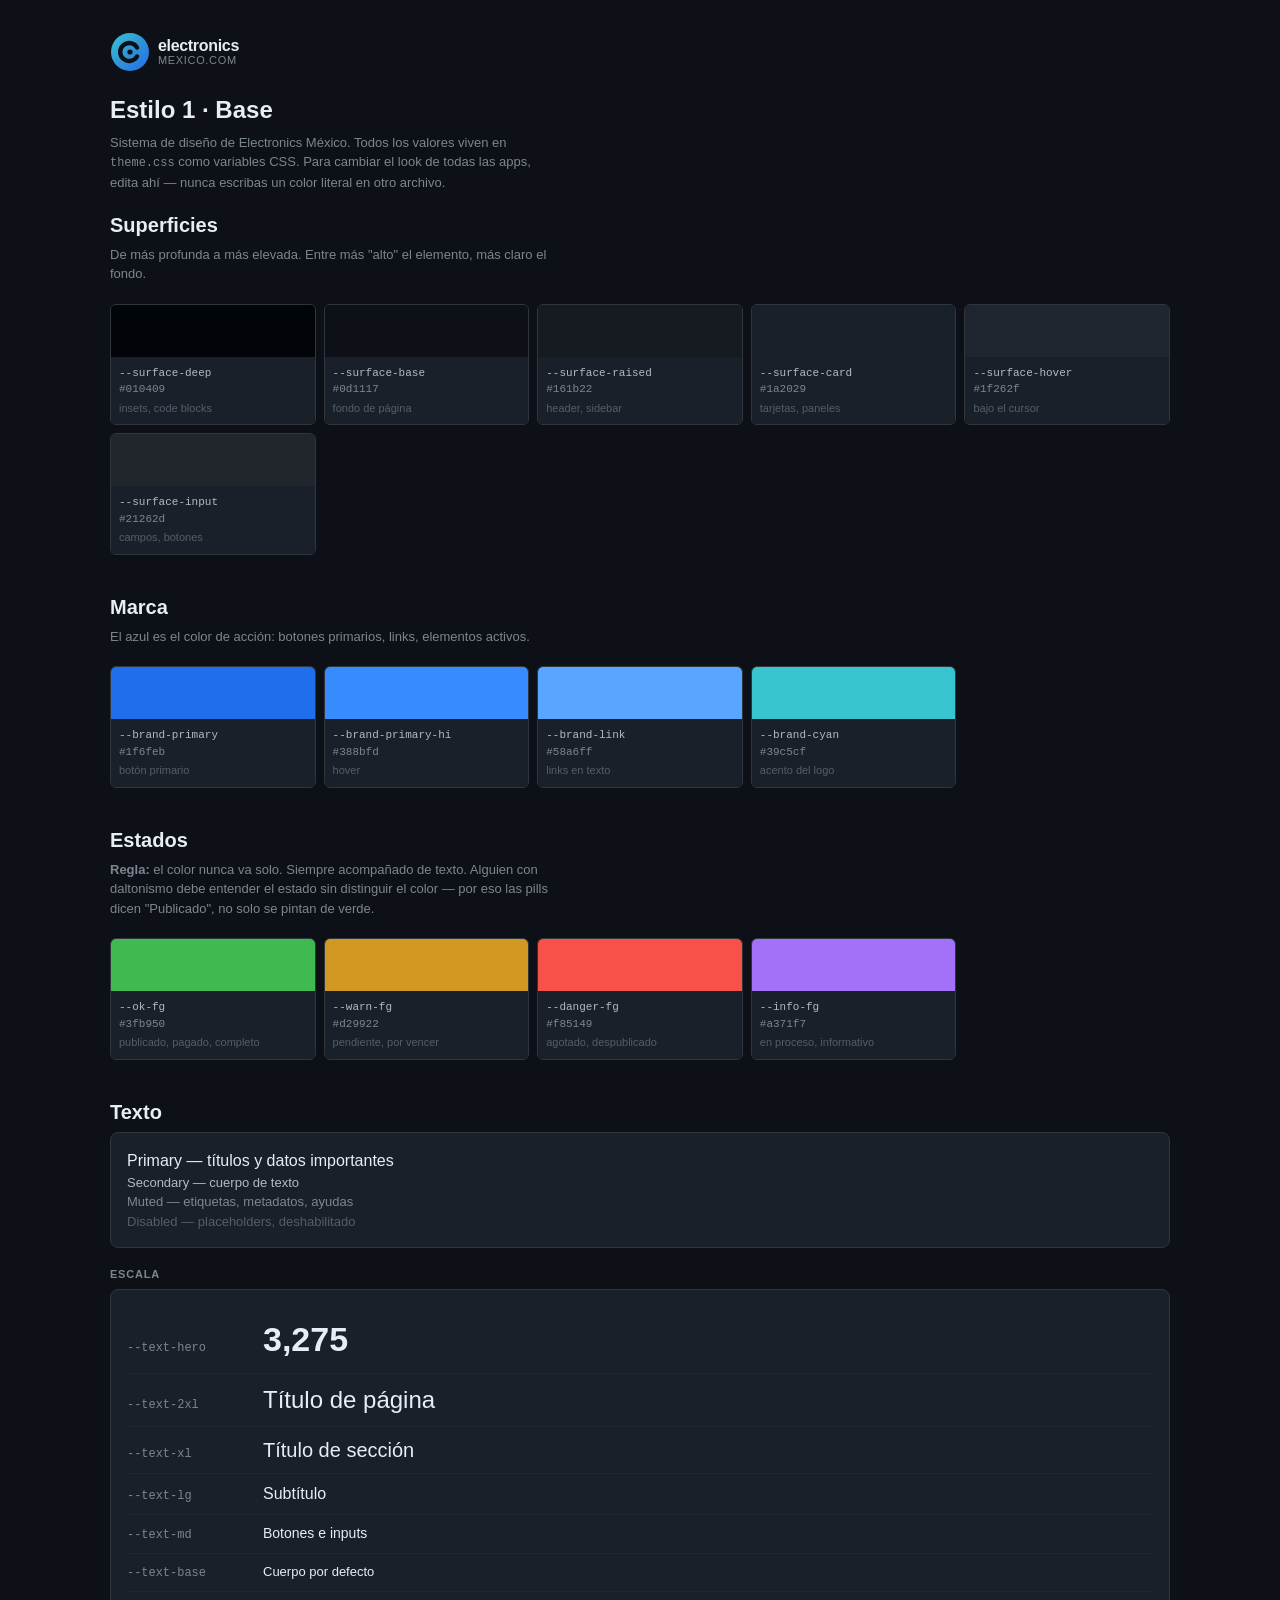
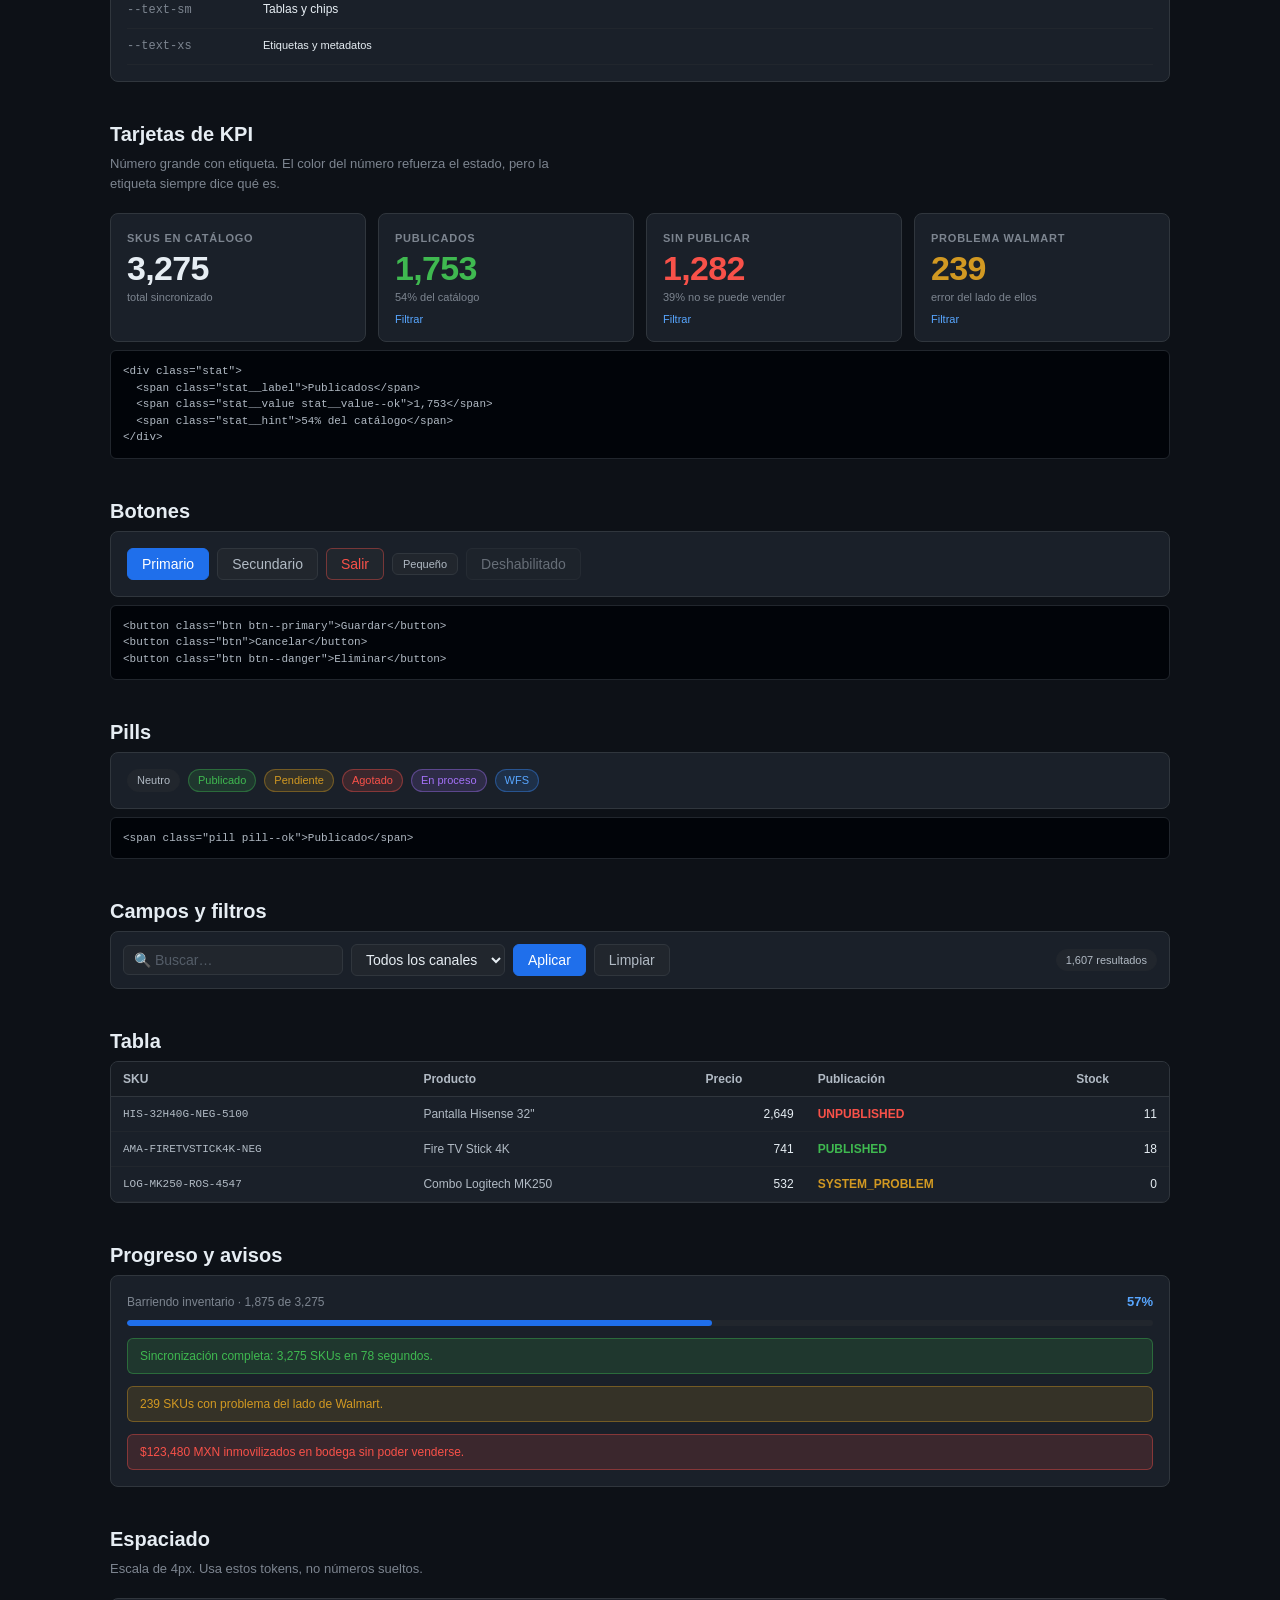
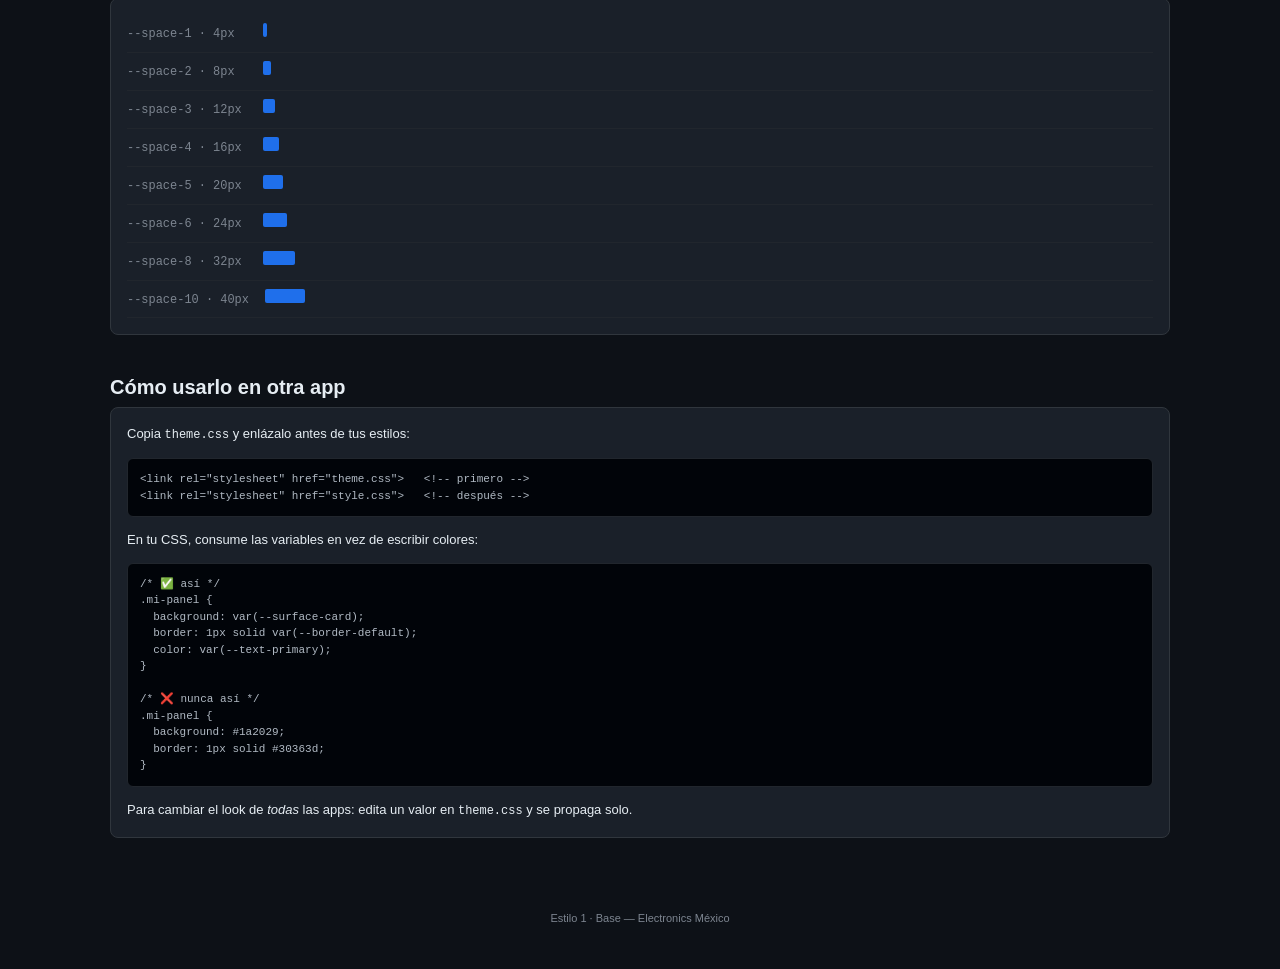
<file: docs/estilo.html>
<!DOCTYPE html>
<html lang="es">
<head>
<meta charset="utf-8">
<title>Estilo 1 · Base — Electronics México</title>
<meta name="viewport" content="width=device-width, initial-scale=1">
<meta name="color-scheme" content="dark">
<link rel="stylesheet" href="theme.css">
<style>
  .wrap { max-width: 1100px; margin: 0 auto; padding: var(--space-8) var(--space-5); }
  section { margin-bottom: var(--space-10); }
  h2 { font-size: var(--text-xl); margin-bottom: var(--space-2); }
  h3 { font-size: var(--text-base); color: var(--text-muted); margin: var(--space-5) 0 var(--space-2);
       text-transform: uppercase; letter-spacing: .07em; font-size: var(--text-xs); }
  .lead { color: var(--text-muted); margin: 0 0 var(--space-5); max-width: 62ch; }

  .swatches { display: grid; grid-template-columns: repeat(auto-fill, minmax(190px,1fr)); gap: var(--space-2); }
  .sw { border: 1px solid var(--border-default); border-radius: var(--radius-md); overflow: hidden; }
  .sw__chip { height: 52px; }
  .sw__meta { padding: var(--space-2); background: var(--surface-card); }
  .sw__name { font-size: var(--text-xs); font-family: var(--font-mono); color: var(--text-secondary); }
  .sw__hex  { font-size: var(--text-xs); color: var(--text-muted); font-family: var(--font-mono); }
  .sw__use  { font-size: var(--text-xs); color: var(--text-disabled); margin-top: 2px; }

  .demo { background: var(--surface-card); border: 1px solid var(--border-default);
          border-radius: var(--radius-lg); padding: var(--space-4); }
  .demo + .demo { margin-top: var(--space-2); }

  pre { background: var(--surface-deep); border: 1px solid var(--border-subtle);
        border-radius: var(--radius-md); padding: var(--space-3); overflow-x: auto;
        font-family: var(--font-mono); font-size: var(--text-xs); color: var(--text-secondary);
        margin: var(--space-2) 0 0; }

  .scale-row { display:flex; align-items:baseline; gap: var(--space-4); padding: var(--space-2) 0;
               border-bottom: 1px solid var(--border-subtle); }
  .scale-row code { color: var(--text-muted); min-width: 120px; }
  .space-bar { background: var(--brand-primary); height: 14px; border-radius: 2px; }
</style>
</head>
<body>
<div class="wrap">

  <div class="em-logo" style="margin-bottom:var(--space-6)">
    <svg class="em-logo__mark" viewBox="0 0 40 40" style="width:40px;height:40px">
      <defs><linearGradient id="g" x1="0%" y1="0%" x2="100%" y2="100%">
        <stop offset="0%" stop-color="#39c5cf"/><stop offset="55%" stop-color="#2f8fd8"/>
        <stop offset="100%" stop-color="#1f6feb"/></linearGradient></defs>
      <circle cx="20" cy="20" r="19" fill="url(#g)"/>
      <path d="M27 15.5a9 9 0 1 0 0 9" fill="none" stroke="#0d1117" stroke-width="4.4" stroke-linecap="round"/>
      <circle cx="20" cy="20" r="2.6" fill="#0d1117"/>
    </svg>
    <div class="em-logo__text">
      <span class="em-logo__name">electronics</span>
      <span class="em-logo__domain">MEXICO.COM</span>
    </div>
  </div>

  <h1 style="font-size:var(--text-2xl);margin-bottom:var(--space-2)">Estilo 1 · Base</h1>
  <p class="lead">
    Sistema de diseño de Electronics México. Todos los valores viven en
    <code>theme.css</code> como variables CSS. Para cambiar el look de todas las
    apps, edita ahí — nunca escribas un color literal en otro archivo.
  </p>

  <!-- ═══════ SUPERFICIES ═══════ -->
  <section>
    <h2>Superficies</h2>
    <p class="lead">De más profunda a más elevada. Entre más "alto" el elemento, más claro el fondo.</p>
    <div class="swatches">
      <div class="sw"><div class="sw__chip" style="background:var(--surface-deep)"></div>
        <div class="sw__meta"><div class="sw__name">--surface-deep</div><div class="sw__hex">#010409</div>
        <div class="sw__use">insets, code blocks</div></div></div>
      <div class="sw"><div class="sw__chip" style="background:var(--surface-base)"></div>
        <div class="sw__meta"><div class="sw__name">--surface-base</div><div class="sw__hex">#0d1117</div>
        <div class="sw__use">fondo de página</div></div></div>
      <div class="sw"><div class="sw__chip" style="background:var(--surface-raised)"></div>
        <div class="sw__meta"><div class="sw__name">--surface-raised</div><div class="sw__hex">#161b22</div>
        <div class="sw__use">header, sidebar</div></div></div>
      <div class="sw"><div class="sw__chip" style="background:var(--surface-card)"></div>
        <div class="sw__meta"><div class="sw__name">--surface-card</div><div class="sw__hex">#1a2029</div>
        <div class="sw__use">tarjetas, paneles</div></div></div>
      <div class="sw"><div class="sw__chip" style="background:var(--surface-hover)"></div>
        <div class="sw__meta"><div class="sw__name">--surface-hover</div><div class="sw__hex">#1f262f</div>
        <div class="sw__use">bajo el cursor</div></div></div>
      <div class="sw"><div class="sw__chip" style="background:var(--surface-input)"></div>
        <div class="sw__meta"><div class="sw__name">--surface-input</div><div class="sw__hex">#21262d</div>
        <div class="sw__use">campos, botones</div></div></div>
    </div>
  </section>

  <!-- ═══════ MARCA ═══════ -->
  <section>
    <h2>Marca</h2>
    <p class="lead">El azul es el color de acción: botones primarios, links, elementos activos.</p>
    <div class="swatches">
      <div class="sw"><div class="sw__chip" style="background:var(--brand-primary)"></div>
        <div class="sw__meta"><div class="sw__name">--brand-primary</div><div class="sw__hex">#1f6feb</div>
        <div class="sw__use">botón primario</div></div></div>
      <div class="sw"><div class="sw__chip" style="background:var(--brand-primary-hi)"></div>
        <div class="sw__meta"><div class="sw__name">--brand-primary-hi</div><div class="sw__hex">#388bfd</div>
        <div class="sw__use">hover</div></div></div>
      <div class="sw"><div class="sw__chip" style="background:var(--brand-link)"></div>
        <div class="sw__meta"><div class="sw__name">--brand-link</div><div class="sw__hex">#58a6ff</div>
        <div class="sw__use">links en texto</div></div></div>
      <div class="sw"><div class="sw__chip" style="background:var(--brand-cyan)"></div>
        <div class="sw__meta"><div class="sw__name">--brand-cyan</div><div class="sw__hex">#39c5cf</div>
        <div class="sw__use">acento del logo</div></div></div>
    </div>
  </section>

  <!-- ═══════ ESTADOS ═══════ -->
  <section>
    <h2>Estados</h2>
    <p class="lead">
      <strong>Regla:</strong> el color nunca va solo. Siempre acompañado de texto.
      Alguien con daltonismo debe entender el estado sin distinguir el color —
      por eso las pills dicen "Publicado", no solo se pintan de verde.
    </p>
    <div class="swatches">
      <div class="sw"><div class="sw__chip" style="background:var(--ok-fg)"></div>
        <div class="sw__meta"><div class="sw__name">--ok-fg</div><div class="sw__hex">#3fb950</div>
        <div class="sw__use">publicado, pagado, completo</div></div></div>
      <div class="sw"><div class="sw__chip" style="background:var(--warn-fg)"></div>
        <div class="sw__meta"><div class="sw__name">--warn-fg</div><div class="sw__hex">#d29922</div>
        <div class="sw__use">pendiente, por vencer</div></div></div>
      <div class="sw"><div class="sw__chip" style="background:var(--danger-fg)"></div>
        <div class="sw__meta"><div class="sw__name">--danger-fg</div><div class="sw__hex">#f85149</div>
        <div class="sw__use">agotado, despublicado</div></div></div>
      <div class="sw"><div class="sw__chip" style="background:var(--info-fg)"></div>
        <div class="sw__meta"><div class="sw__name">--info-fg</div><div class="sw__hex">#a371f7</div>
        <div class="sw__use">en proceso, informativo</div></div></div>
    </div>
  </section>

  <!-- ═══════ TEXTO ═══════ -->
  <section>
    <h2>Texto</h2>
    <div class="demo">
      <div style="color:var(--text-primary);font-size:var(--text-lg)">Primary — títulos y datos importantes</div>
      <div style="color:var(--text-secondary)">Secondary — cuerpo de texto</div>
      <div style="color:var(--text-muted)">Muted — etiquetas, metadatos, ayudas</div>
      <div style="color:var(--text-disabled)">Disabled — placeholders, deshabilitado</div>
    </div>

    <h3>Escala</h3>
    <div class="demo">
      <div class="scale-row"><code>--text-hero</code><span style="font-size:var(--text-hero);font-weight:700">3,275</span></div>
      <div class="scale-row"><code>--text-2xl</code><span style="font-size:var(--text-2xl)">Título de página</span></div>
      <div class="scale-row"><code>--text-xl</code><span style="font-size:var(--text-xl)">Título de sección</span></div>
      <div class="scale-row"><code>--text-lg</code><span style="font-size:var(--text-lg)">Subtítulo</span></div>
      <div class="scale-row"><code>--text-md</code><span style="font-size:var(--text-md)">Botones e inputs</span></div>
      <div class="scale-row"><code>--text-base</code><span style="font-size:var(--text-base)">Cuerpo por defecto</span></div>
      <div class="scale-row"><code>--text-sm</code><span style="font-size:var(--text-sm)">Tablas y chips</span></div>
      <div class="scale-row"><code>--text-xs</code><span style="font-size:var(--text-xs)">Etiquetas y metadatos</span></div>
    </div>
  </section>

  <!-- ═══════ KPI ═══════ -->
  <section>
    <h2>Tarjetas de KPI</h2>
    <p class="lead">Número grande con etiqueta. El color del número refuerza el estado, pero la etiqueta siempre dice qué es.</p>
    <div class="stat-grid">
      <div class="stat">
        <span class="stat__label">SKUs en catálogo</span>
        <span class="stat__value">3,275</span>
        <span class="stat__hint">total sincronizado</span>
      </div>
      <div class="stat">
        <span class="stat__label">Publicados</span>
        <span class="stat__value stat__value--ok">1,753</span>
        <span class="stat__hint">54% del catálogo</span>
        <button class="stat__action">Filtrar</button>
      </div>
      <div class="stat">
        <span class="stat__label">Sin publicar</span>
        <span class="stat__value stat__value--danger">1,282</span>
        <span class="stat__hint">39% no se puede vender</span>
        <button class="stat__action">Filtrar</button>
      </div>
      <div class="stat">
        <span class="stat__label">Problema Walmart</span>
        <span class="stat__value stat__value--warn">239</span>
        <span class="stat__hint">error del lado de ellos</span>
        <button class="stat__action">Filtrar</button>
      </div>
    </div>
    <pre>&lt;div class="stat"&gt;
  &lt;span class="stat__label"&gt;Publicados&lt;/span&gt;
  &lt;span class="stat__value stat__value--ok"&gt;1,753&lt;/span&gt;
  &lt;span class="stat__hint"&gt;54% del catálogo&lt;/span&gt;
&lt;/div&gt;</pre>
  </section>

  <!-- ═══════ BOTONES ═══════ -->
  <section>
    <h2>Botones</h2>
    <div class="demo row">
      <button class="btn btn--primary">Primario</button>
      <button class="btn">Secundario</button>
      <button class="btn btn--danger">Salir</button>
      <button class="btn btn--sm">Pequeño</button>
      <button class="btn" disabled>Deshabilitado</button>
    </div>
    <pre>&lt;button class="btn btn--primary"&gt;Guardar&lt;/button&gt;
&lt;button class="btn"&gt;Cancelar&lt;/button&gt;
&lt;button class="btn btn--danger"&gt;Eliminar&lt;/button&gt;</pre>
  </section>

  <!-- ═══════ PILLS ═══════ -->
  <section>
    <h2>Pills</h2>
    <div class="demo row">
      <span class="pill">Neutro</span>
      <span class="pill pill--ok">Publicado</span>
      <span class="pill pill--warn">Pendiente</span>
      <span class="pill pill--danger">Agotado</span>
      <span class="pill pill--info">En proceso</span>
      <span class="pill pill--brand">WFS</span>
    </div>
    <pre>&lt;span class="pill pill--ok"&gt;Publicado&lt;/span&gt;</pre>
  </section>

  <!-- ═══════ CAMPOS ═══════ -->
  <section>
    <h2>Campos y filtros</h2>
    <div class="filter-bar">
      <input type="text" class="field" placeholder="🔍 Buscar…" style="min-width:220px">
      <select class="field"><option>Todos los canales</option><option>Walmart</option></select>
      <button class="btn btn--primary">Aplicar</button>
      <button class="btn">Limpiar</button>
      <div class="spacer"></div>
      <span class="pill">1,607 resultados</span>
    </div>
  </section>

  <!-- ═══════ TABLA ═══════ -->
  <section>
    <h2>Tabla</h2>
    <div class="table-wrap">
      <table class="data">
        <thead><tr><th>SKU</th><th>Producto</th><th>Precio</th><th>Publicación</th><th>Stock</th></tr></thead>
        <tbody>
          <tr><td class="mono">HIS-32H40G-NEG-5100</td><td>Pantalla Hisense 32"</td>
              <td class="num">2,649</td><td style="color:var(--danger-fg);font-weight:600">UNPUBLISHED</td>
              <td class="num">11</td></tr>
          <tr><td class="mono">AMA-FIRETVSTICK4K-NEG</td><td>Fire TV Stick 4K</td>
              <td class="num">741</td><td style="color:var(--ok-fg);font-weight:600">PUBLISHED</td>
              <td class="num">18</td></tr>
          <tr><td class="mono">LOG-MK250-ROS-4547</td><td>Combo Logitech MK250</td>
              <td class="num">532</td><td style="color:var(--warn-fg);font-weight:600">SYSTEM_PROBLEM</td>
              <td class="num">0</td></tr>
        </tbody>
      </table>
    </div>
  </section>

  <!-- ═══════ PROGRESO Y AVISOS ═══════ -->
  <section>
    <h2>Progreso y avisos</h2>
    <div class="demo stack">
      <div>
        <div class="row" style="margin-bottom:var(--space-2)">
          <span class="muted" style="font-size:var(--text-sm)">Barriendo inventario · 1,875 de 3,275</span>
          <div class="spacer"></div>
          <strong style="color:var(--brand-link)">57%</strong>
        </div>
        <div class="progress"><div class="progress__fill" style="width:57%"></div></div>
      </div>
      <div class="alert alert--ok">Sincronización completa: 3,275 SKUs en 78 segundos.</div>
      <div class="alert alert--warn">239 SKUs con problema del lado de Walmart.</div>
      <div class="alert alert--danger">$123,480 MXN inmovilizados en bodega sin poder venderse.</div>
    </div>
  </section>

  <!-- ═══════ ESPACIADO ═══════ -->
  <section>
    <h2>Espaciado</h2>
    <p class="lead">Escala de 4px. Usa estos tokens, no números sueltos.</p>
    <div class="demo">
      <div class="scale-row"><code>--space-1 · 4px</code><div class="space-bar" style="width:4px"></div></div>
      <div class="scale-row"><code>--space-2 · 8px</code><div class="space-bar" style="width:8px"></div></div>
      <div class="scale-row"><code>--space-3 · 12px</code><div class="space-bar" style="width:12px"></div></div>
      <div class="scale-row"><code>--space-4 · 16px</code><div class="space-bar" style="width:16px"></div></div>
      <div class="scale-row"><code>--space-5 · 20px</code><div class="space-bar" style="width:20px"></div></div>
      <div class="scale-row"><code>--space-6 · 24px</code><div class="space-bar" style="width:24px"></div></div>
      <div class="scale-row"><code>--space-8 · 32px</code><div class="space-bar" style="width:32px"></div></div>
      <div class="scale-row"><code>--space-10 · 40px</code><div class="space-bar" style="width:40px"></div></div>
    </div>
  </section>

  <!-- ═══════ CÓMO USARLO ═══════ -->
  <section>
    <h2>Cómo usarlo en otra app</h2>
    <div class="demo">
      <p style="margin-top:0">Copia <code>theme.css</code> y enlázalo antes de tus estilos:</p>
      <pre>&lt;link rel="stylesheet" href="theme.css"&gt;   &lt;!-- primero --&gt;
&lt;link rel="stylesheet" href="style.css"&gt;   &lt;!-- después --&gt;</pre>
      <p>En tu CSS, consume las variables en vez de escribir colores:</p>
      <pre>/* ✅ así */
.mi-panel {
  background: var(--surface-card);
  border: 1px solid var(--border-default);
  color: var(--text-primary);
}

/* ❌ nunca así */
.mi-panel {
  background: #1a2029;
  border: 1px solid #30363d;
}</pre>
      <p style="margin-bottom:0">
        Para cambiar el look de <em>todas</em> las apps: edita un valor en
        <code>theme.css</code> y se propaga solo.
      </p>
    </div>
  </section>

  <p class="muted" style="font-size:var(--text-xs);text-align:center;padding:var(--space-8) 0 0">
    Estilo 1 · Base — Electronics México
  </p>

</div>
</body>
</html>
</file>
<file: docs/theme.css>
/* ============================================================================
   ELECTRONICS MÉXICO · SISTEMA DE DISEÑO
   Estilo 1 — Base
   ============================================================================

   Este archivo es la ÚNICA fuente de verdad para colores, tipografía y
   espaciado. Todo lo demás (style.css, etc.) consume estas variables.

   Para cambiar el look de TODAS las apps: edita los valores de aquí.
   Nunca escribas un color literal en otro archivo.

   Uso:
     <link rel="stylesheet" href="theme.css">   <- primero
     <link rel="stylesheet" href="style.css">   <- después

   Referencia visual: estilo.html muestra todos los componentes.
   ============================================================================ */

:root {

  /* ==========================================================================
     1 · SUPERFICIES
     De más profunda a más elevada. Entre más "alto" el elemento, más claro.
     ========================================================================== */

  --surface-deep:      #010409;   /* fondo del navegador, insets */
  --surface-base:      #0d1117;   /* fondo de la página */
  --surface-raised:    #161b22;   /* barra lateral, header */
  --surface-card:      #1a2029;   /* tarjetas, paneles */
  --surface-hover:     #1f262f;   /* fila o tarjeta bajo el cursor */
  --surface-input:     #21262d;   /* inputs, selects */

  /* ==========================================================================
     2 · BORDES
     ========================================================================== */

  --border-default:    #30363d;   /* bordes visibles */
  --border-subtle:     #21262d;   /* separadores internos, filas de tabla */
  --border-strong:     #3d444d;   /* énfasis, foco */

  /* ==========================================================================
     3 · TEXTO
     ========================================================================== */

  --text-primary:      #e6edf3;   /* títulos, datos importantes */
  --text-secondary:    #b1bac4;   /* cuerpo */
  --text-muted:        #7d8590;   /* etiquetas, ayudas, metadatos */
  --text-disabled:     #545d68;   /* deshabilitado, placeholders */
  --text-on-accent:    #ffffff;   /* texto sobre botones de color */

  /* ==========================================================================
     4 · MARCA
     El azul es el color de acción: botones primarios, links, selección.
     ========================================================================== */

  --brand-primary:     #1f6feb;   /* botones, elementos activos */
  --brand-primary-hi:  #388bfd;   /* hover */
  --brand-primary-lo:  #1158c7;   /* pressed */
  --brand-link:        #58a6ff;   /* links en texto */
  --brand-cyan:        #39c5cf;   /* acento del logo */

  /* Fondos tenues de marca — para chips y estados seleccionados */
  --brand-primary-bg:  rgba(56, 139, 253, 0.15);
  --brand-primary-br:  rgba(56, 139, 253, 0.4);

  /* ==========================================================================
     5 · ESTADOS SEMÁNTICOS
     REGLA: el color nunca va solo. Siempre acompañado de texto o ícono.
     Un usuario con daltonismo debe entender el estado sin ver el color.
     ========================================================================== */

  /* Bien / éxito / publicado / pagado */
  --ok-fg:             #3fb950;
  --ok-bg:             rgba(63, 185, 80, 0.15);
  --ok-border:         rgba(63, 185, 80, 0.4);

  /* Atención / pendiente / por vencer */
  --warn-fg:           #d29922;
  --warn-bg:           rgba(210, 153, 34, 0.15);
  --warn-border:       rgba(210, 153, 34, 0.4);

  /* Problema / agotado / despublicado */
  --danger-fg:         #f85149;
  --danger-bg:         rgba(248, 81, 73, 0.15);
  --danger-border:     rgba(248, 81, 73, 0.4);

  /* Informativo / en proceso / neutro destacado */
  --info-fg:           #a371f7;
  --info-bg:           rgba(163, 113, 247, 0.15);
  --info-border:       rgba(163, 113, 247, 0.4);

  /* ==========================================================================
     6 · TIPOGRAFÍA
     ========================================================================== */

  --font-sans: -apple-system, BlinkMacSystemFont, "Segoe UI", "Noto Sans",
               Helvetica, Arial, sans-serif;
  --font-mono: ui-monospace, SFMono-Regular, "SF Mono", Menlo, Consolas,
               "Liberation Mono", monospace;

  /* Escala — cada paso ~1.2x */
  --text-xs:    11px;   /* etiquetas de sección, metadatos */
  --text-sm:    12px;   /* tablas, chips */
  --text-base:  13px;   /* cuerpo por defecto */
  --text-md:    14px;   /* botones, inputs */
  --text-lg:    16px;   /* subtítulos */
  --text-xl:    20px;   /* títulos de sección */
  --text-2xl:   24px;   /* título de página */
  --text-hero:  34px;   /* números de KPI */

  --weight-normal:   400;
  --weight-medium:   500;
  --weight-semibold: 600;
  --weight-bold:     700;

  --leading-tight:  1.2;
  --leading-normal: 1.5;

  /* ==========================================================================
     7 · ESPACIADO
     Escala de 4px. Usa estos, no números sueltos.
     ========================================================================== */

  --space-1:   4px;
  --space-2:   8px;
  --space-3:  12px;
  --space-4:  16px;
  --space-5:  20px;
  --space-6:  24px;
  --space-8:  32px;
  --space-10: 40px;

  /* ==========================================================================
     8 · FORMA
     ========================================================================== */

  --radius-sm:   4px;   /* chips, badges */
  --radius-md:   6px;   /* botones, inputs */
  --radius-lg:   8px;   /* tarjetas */
  --radius-xl:  12px;   /* paneles grandes, modales */
  --radius-full: 999px; /* pills */

  --shadow-sm: 0 1px 3px rgba(1, 4, 9, 0.5);
  --shadow-md: 0 4px 12px rgba(1, 4, 9, 0.6);
  --shadow-lg: 0 12px 32px rgba(1, 4, 9, 0.7);

  /* ==========================================================================
     9 · MOVIMIENTO
     ========================================================================== */

  --transition-fast: 0.12s ease;
  --transition-base: 0.2s ease;

  /* ==========================================================================
     10 · LAYOUT
     ========================================================================== */

  --sidebar-width: 236px;
  --header-height: 56px;
}


/* ============================================================================
   RESET
   ============================================================================ */

*, *::before, *::after { box-sizing: border-box; }

html, body {
  margin: 0;
  padding: 0;
}

body {
  font-family: var(--font-sans);
  font-size: var(--text-base);
  line-height: var(--leading-normal);
  color: var(--text-primary);
  background: var(--surface-base);
  -webkit-font-smoothing: antialiased;
}

h1, h2, h3, h4 {
  margin: 0;
  line-height: var(--leading-tight);
  font-weight: var(--weight-semibold);
}

a {
  color: var(--brand-link);
  text-decoration: none;
}
a:hover { text-decoration: underline; }

code, .mono {
  font-family: var(--font-mono);
  font-size: 0.92em;
}


/* ============================================================================
   COMPONENTES BASE
   Estas clases se reutilizan en todas las apps.
   ============================================================================ */

/* ---- Marca / logo ---------------------------------------------------- */

.em-logo {
  display: flex;
  align-items: center;
  gap: var(--space-2);
}
.em-logo__mark {
  width: 30px;
  height: 30px;
  flex-shrink: 0;
}
.em-logo__text {
  display: flex;
  flex-direction: column;
  line-height: 1.05;
}
.em-logo__name {
  font-size: var(--text-lg);
  font-weight: var(--weight-bold);
  color: var(--text-primary);
  letter-spacing: -0.02em;
}
.em-logo__domain {
  font-size: var(--text-xs);
  color: var(--text-muted);
  letter-spacing: 0.06em;
}

/* ---- Etiqueta de sección (WALMART, VENTAS, CATÁLOGO...) --------------- */

.section-label {
  font-size: var(--text-xs);
  font-weight: var(--weight-semibold);
  letter-spacing: 0.09em;
  text-transform: uppercase;
  color: var(--text-muted);
}

/* ---- Tarjeta --------------------------------------------------------- */

.card {
  background: var(--surface-card);
  border: 1px solid var(--border-default);
  border-radius: var(--radius-lg);
  padding: var(--space-4);
}
.card--flush { padding: 0; overflow: hidden; }

/* ---- Tarjeta de KPI --------------------------------------------------
   Número grande + etiqueta. El color del número indica estado, pero la
   etiqueta siempre dice qué es — nunca depende solo del color.
   --------------------------------------------------------------------- */

.stat {
  background: var(--surface-card);
  border: 1px solid var(--border-default);
  border-radius: var(--radius-lg);
  padding: var(--space-4);
  display: flex;
  flex-direction: column;
  gap: var(--space-1);
  min-width: 0;
}
.stat__label {
  font-size: var(--text-xs);
  font-weight: var(--weight-semibold);
  letter-spacing: 0.07em;
  text-transform: uppercase;
  color: var(--text-muted);
}
.stat__value {
  font-size: var(--text-hero);
  font-weight: var(--weight-bold);
  line-height: 1;
  letter-spacing: -0.02em;
  font-variant-numeric: tabular-nums;
  color: var(--text-primary);
}
.stat__value--ok     { color: var(--ok-fg); }
.stat__value--warn   { color: var(--warn-fg); }
.stat__value--danger { color: var(--danger-fg); }
.stat__value--info   { color: var(--info-fg); }
.stat__hint {
  font-size: var(--text-xs);
  color: var(--text-muted);
}
.stat__action {
  font-size: var(--text-xs);
  color: var(--brand-link);
  cursor: pointer;
  margin-top: var(--space-1);
  background: none;
  border: none;
  padding: 0;
  text-align: left;
  font-family: inherit;
}
.stat__action:hover { text-decoration: underline; }

.stat-grid {
  display: grid;
  grid-template-columns: repeat(auto-fit, minmax(180px, 1fr));
  gap: var(--space-3);
}

/* ---- Botones --------------------------------------------------------- */

.btn {
  display: inline-flex;
  align-items: center;
  gap: var(--space-2);
  padding: 7px 14px;
  font-family: inherit;
  font-size: var(--text-md);
  font-weight: var(--weight-medium);
  color: var(--text-secondary);
  background: var(--surface-input);
  border: 1px solid var(--border-default);
  border-radius: var(--radius-md);
  cursor: pointer;
  transition: var(--transition-fast);
  white-space: nowrap;
}
.btn:hover {
  background: var(--surface-hover);
  border-color: var(--border-strong);
  color: var(--text-primary);
}
.btn:disabled { opacity: 0.5; cursor: not-allowed; }

.btn--primary {
  background: var(--brand-primary);
  border-color: var(--brand-primary);
  color: var(--text-on-accent);
}
.btn--primary:hover {
  background: var(--brand-primary-hi);
  border-color: var(--brand-primary-hi);
  color: var(--text-on-accent);
}
.btn--danger {
  color: var(--danger-fg);
  border-color: var(--danger-border);
}
.btn--danger:hover {
  background: var(--danger-bg);
  color: var(--danger-fg);
}
.btn--sm { padding: 4px 10px; font-size: var(--text-xs); }
.btn--block { width: 100%; justify-content: center; }

/* ---- Chips / pills ---------------------------------------------------
   Siempre llevan texto. El color refuerza, no informa por sí solo.
   --------------------------------------------------------------------- */

.pill {
  display: inline-flex;
  align-items: center;
  gap: var(--space-1);
  padding: 2px 9px;
  font-size: var(--text-xs);
  font-weight: var(--weight-medium);
  border-radius: var(--radius-full);
  background: var(--surface-input);
  color: var(--text-secondary);
  border: 1px solid var(--border-subtle);
  white-space: nowrap;
}
.pill--ok     { background: var(--ok-bg);     color: var(--ok-fg);     border-color: var(--ok-border); }
.pill--warn   { background: var(--warn-bg);   color: var(--warn-fg);   border-color: var(--warn-border); }
.pill--danger { background: var(--danger-bg); color: var(--danger-fg); border-color: var(--danger-border); }
.pill--info   { background: var(--info-bg);   color: var(--info-fg);   border-color: var(--info-border); }
.pill--brand  { background: var(--brand-primary-bg); color: var(--brand-link); border-color: var(--brand-primary-br); }

/* ---- Campos ---------------------------------------------------------- */

.field {
  padding: 6px 10px;
  font-family: inherit;
  font-size: var(--text-md);
  color: var(--text-primary);
  background: var(--surface-input);
  border: 1px solid var(--border-default);
  border-radius: var(--radius-md);
  transition: var(--transition-fast);
}
.field::placeholder { color: var(--text-disabled); }
.field:focus {
  outline: none;
  border-color: var(--brand-primary);
  box-shadow: 0 0 0 3px var(--brand-primary-bg);
}
.field--sm { padding: 3px 7px; font-size: var(--text-sm); }

/* ---- Panel de filtros ------------------------------------------------ */

.filter-bar {
  background: var(--surface-card);
  border: 1px solid var(--border-default);
  border-radius: var(--radius-lg);
  padding: var(--space-3);
  display: flex;
  gap: var(--space-2);
  flex-wrap: wrap;
  align-items: center;
}

/* ---- Tabla ----------------------------------------------------------- */

.table-wrap {
  background: var(--surface-card);
  border: 1px solid var(--border-default);
  border-radius: var(--radius-lg);
  overflow: auto;
}
table.data {
  width: 100%;
  border-collapse: collapse;
  font-size: var(--text-sm);
}
table.data thead th {
  position: sticky;
  top: 0;
  z-index: 2;
  background: var(--surface-raised);
  border-bottom: 1px solid var(--border-default);
  padding: var(--space-2) var(--space-3);
  text-align: left;
  font-weight: var(--weight-semibold);
  color: var(--text-secondary);
  white-space: nowrap;
  user-select: none;
}
table.data tbody td {
  padding: var(--space-2) var(--space-3);
  border-bottom: 1px solid var(--border-subtle);
  white-space: nowrap;
  color: var(--text-secondary);
}
table.data tbody tr:hover { background: var(--surface-hover); }
table.data td.num {
  text-align: right;
  font-variant-numeric: tabular-nums;
  color: var(--text-primary);
}
table.data td.mono { font-family: var(--font-mono); font-size: var(--text-xs); }

/* ---- Estados de carga ------------------------------------------------ */

.spinner {
  display: inline-block;
  width: 14px;
  height: 14px;
  border: 2px solid var(--border-default);
  border-top-color: var(--brand-primary);
  border-radius: 50%;
  animation: em-spin 0.8s linear infinite;
  vertical-align: middle;
}
@keyframes em-spin { to { transform: rotate(360deg); } }

.empty-state {
  padding: var(--space-10);
  text-align: center;
  color: var(--text-muted);
}

/* ---- Barra de progreso ----------------------------------------------- */

.progress {
  height: 6px;
  background: var(--surface-input);
  border-radius: var(--radius-full);
  overflow: hidden;
}
.progress__fill {
  height: 100%;
  background: var(--brand-primary);
  border-radius: var(--radius-full);
  transition: width 0.4s ease;
}
.progress__fill--done { background: var(--ok-fg); }

/* ---- Mensajes -------------------------------------------------------- */

.alert {
  padding: var(--space-2) var(--space-3);
  border-radius: var(--radius-md);
  font-size: var(--text-sm);
  border: 1px solid;
}
.alert--ok     { background: var(--ok-bg);     color: var(--ok-fg);     border-color: var(--ok-border); }
.alert--warn   { background: var(--warn-bg);   color: var(--warn-fg);   border-color: var(--warn-border); }
.alert--danger { background: var(--danger-bg); color: var(--danger-fg); border-color: var(--danger-border); }

/* ---- Utilidades ------------------------------------------------------ */

.stack   { display: flex; flex-direction: column; gap: var(--space-3); }
.row     { display: flex; gap: var(--space-2); align-items: center; flex-wrap: wrap; }
.spacer  { flex: 1; }
.muted   { color: var(--text-muted); }
.tabular { font-variant-numeric: tabular-nums; }
[hidden] { display: none !important; }
</file>
